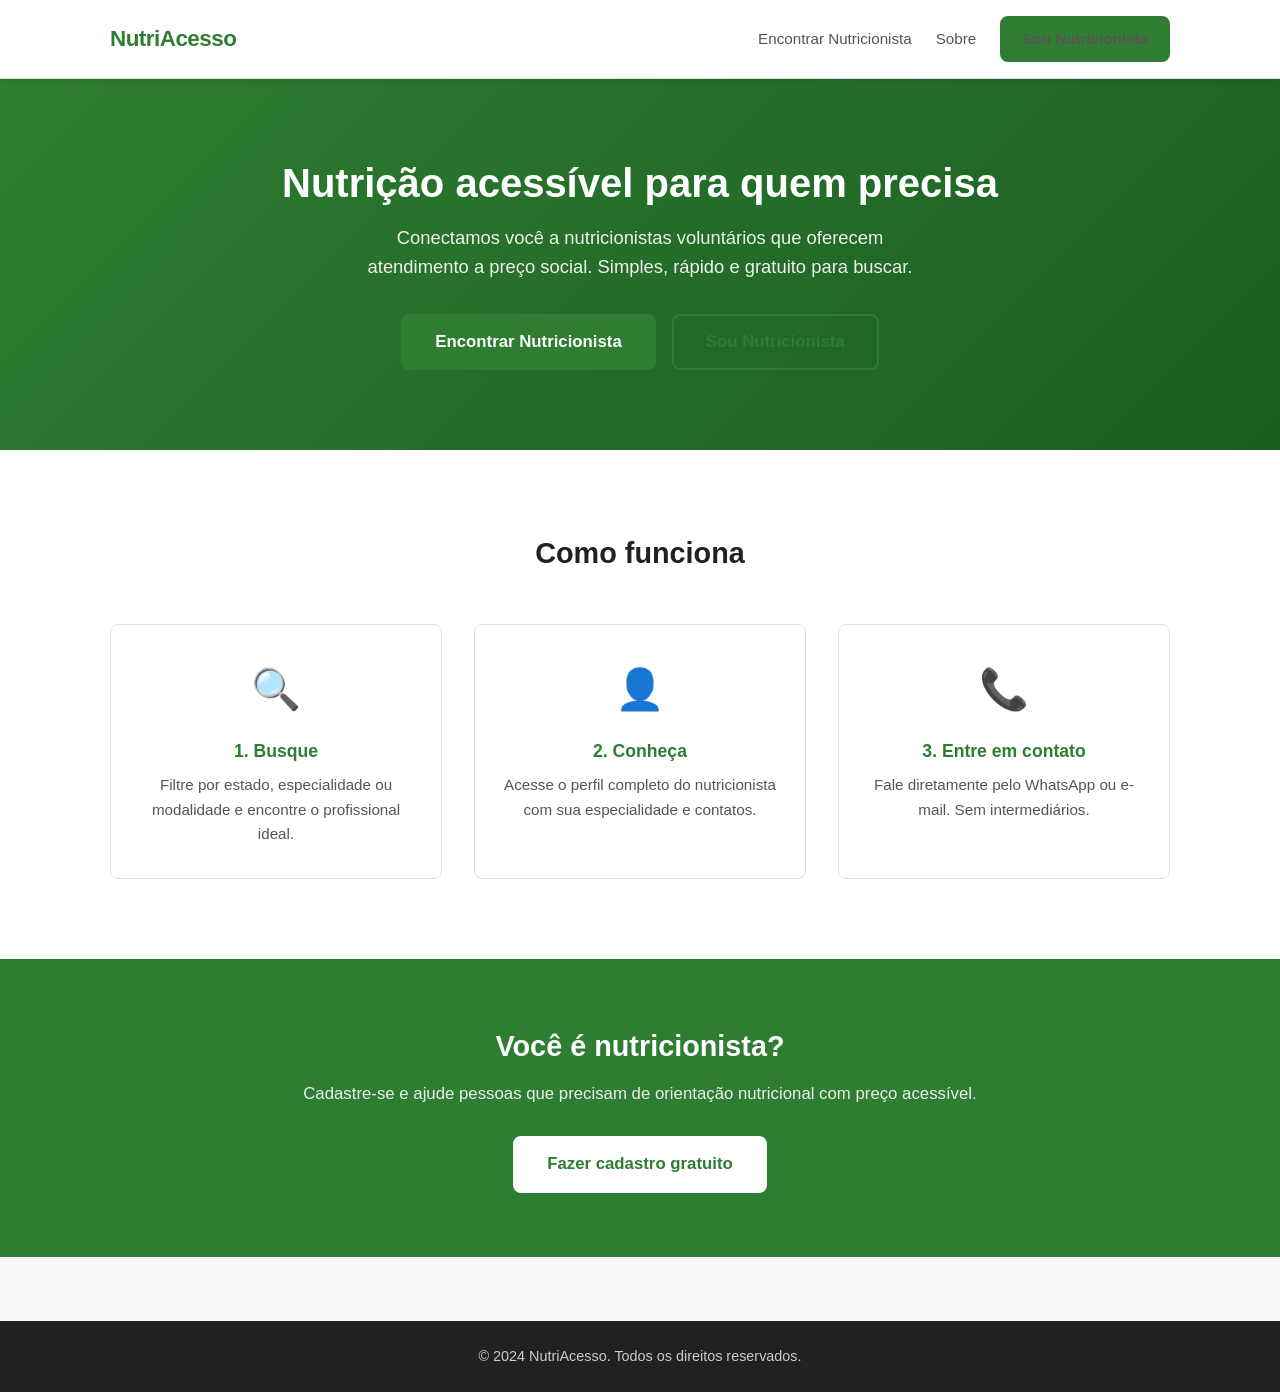
<file: frontend/index.html>
<!DOCTYPE html>
<html lang="pt-BR">
<head>
  <meta charset="UTF-8" />
  <meta name="viewport" content="width=device-width, initial-scale=1.0" />
  <title>NutriAcesso - Atendimento Nutricional a Preco Social</title>
  <link rel="stylesheet" href="css/global.css" />
  <link rel="stylesheet" href="css/home.css" />
</head>
<body>

  <!-- NAVBAR -->
  <nav class="navbar">
    <div class="container nav-inner">
      <a href="index.html" class="logo">NutriAcesso</a>
      <ul class="nav-links">
        <li><a href="pages/directory.html">Encontrar Nutricionista</a></li>
        <li><a href="pages/about.html">Sobre</a></li>
        <li><a href="pages/register.html" class="btn btn-primary">Sou Nutricionista</a></li>
      </ul>
      <button class="menu-toggle" id="menuToggle">&#9776;</button>
    </div>
  </nav>

  <!-- HERO -->
  <section class="hero">
    <div class="container hero-content">
      <h1>Nutrição acessível para quem precisa</h1>
      <p>Conectamos você a nutricionistas voluntários que oferecem atendimento a preço social. Simples, rápido e gratuito para buscar.</p>
      <div class="hero-buttons">
        <a href="pages/directory.html" class="btn btn-primary btn-lg">Encontrar Nutricionista</a>
        <a href="pages/register.html" class="btn btn-outline btn-lg">Sou Nutricionista</a>
      </div>
    </div>
  </section>

  <!-- COMO FUNCIONA -->
  <section class="how-it-works">
    <div class="container">
      <h2 class="section-title">Como funciona</h2>
      <div class="steps">
        <div class="step">
          <div class="step-icon">&#128269;</div>
          <h3>1. Busque</h3>
          <p>Filtre por estado, especialidade ou modalidade e encontre o profissional ideal.</p>
        </div>
        <div class="step">
          <div class="step-icon">&#128100;</div>
          <h3>2. Conheça</h3>
          <p>Acesse o perfil completo do nutricionista com sua especialidade e contatos.</p>
        </div>
        <div class="step">
          <div class="step-icon">&#128222;</div>
          <h3>3. Entre em contato</h3>
          <p>Fale diretamente pelo WhatsApp ou e-mail. Sem intermediários.</p>
        </div>
      </div>
    </div>
  </section>

  <!-- CTA NUTRICIONISTA -->
  <section class="cta-section">
    <div class="container">
      <h2>Você é nutricionista?</h2>
      <p>Cadastre-se e ajude pessoas que precisam de orientação nutricional com preço acessível.</p>
      <a href="pages/register.html" class="btn btn-white btn-lg">Fazer cadastro gratuito</a>
    </div>
  </section>

  <!-- FOOTER -->
  <footer class="footer">
    <div class="container">
      <p>&copy; 2024 NutriAcesso. Todos os direitos reservados.</p>
    </div>
  </footer>

  <script src="js/main.js"></script>
</body>
</html>
</file>
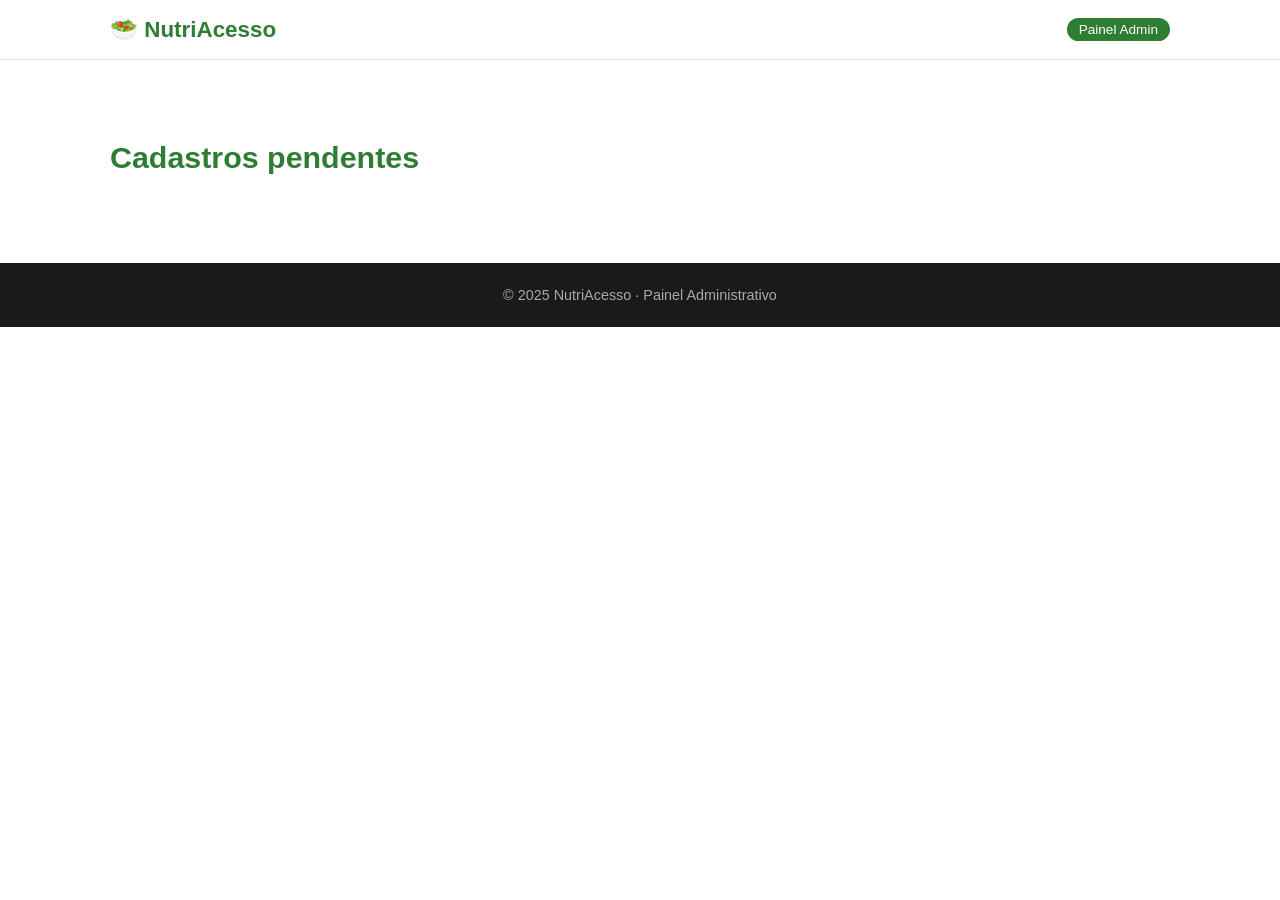
<file: frontend/admin.html>
<!DOCTYPE html>
<html lang="pt-BR">
<head>
  <meta charset="UTF-8" />
  <meta name="viewport" content="width=device-width, initial-scale=1.0" />
  <title>Admin | NutriAcesso</title>
  <link rel="stylesheet" href="css/style.css" />
</head>
<body>

  <header class="header">
    <div class="container header__inner">
      <a href="index.html" class="logo">🥗 NutriAcesso</a>
      <span class="admin-badge">Painel Admin</span>
    </div>
  </header>

  <main class="admin-page">
    <div class="container">
      <h1 class="page-title">Cadastros pendentes</h1>
      <div id="pendentes-lista"></div>
      <p id="sem-pendentes" style="display:none">Nenhum cadastro pendente no momento. ✅</p>
    </div>
  </main>

  <footer class="footer">
    <div class="container">
      <p>© 2025 NutriAcesso · Painel Administrativo</p>
    </div>
  </footer>

  <script src="js/admin.js"></script>
</body>
</html>
</file>
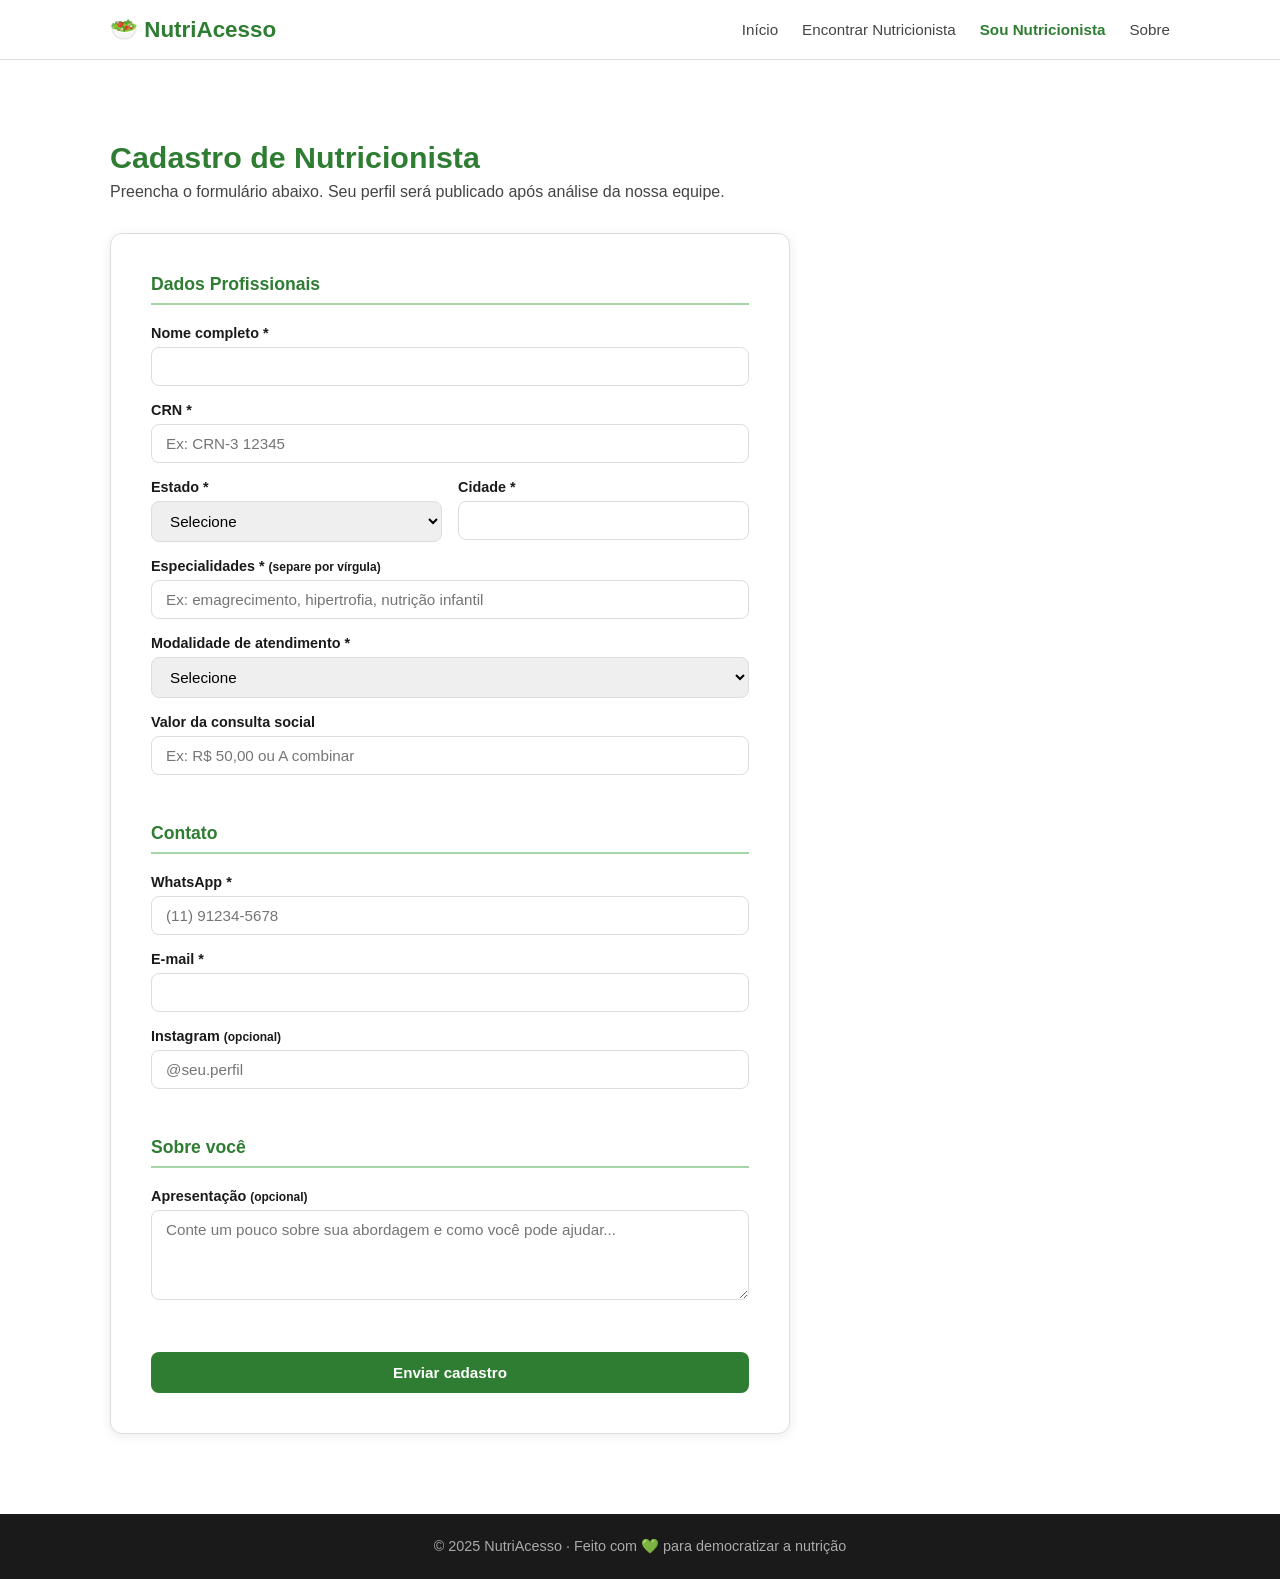
<file: frontend/cadastro.html>
<!DOCTYPE html>
<html lang="pt-BR">
<head>
  <meta charset="UTF-8" />
  <meta name="viewport" content="width=device-width, initial-scale=1.0" />
  <title>Cadastro | NutriAcesso</title>
  <link rel="stylesheet" href="css/style.css" />
</head>
<body>

  <header class="header">
    <div class="container header__inner">
      <a href="index.html" class="logo">🥗 NutriAcesso</a>
      <nav class="nav">
        <a href="index.html">Início</a>
        <a href="profissionais.html">Encontrar Nutricionista</a>
        <a href="cadastro.html" class="active">Sou Nutricionista</a>
        <a href="sobre.html">Sobre</a>
      </nav>
    </div>
  </header>

  <main class="cadastro-page">
    <div class="container">
      <h1 class="page-title">Cadastro de Nutricionista</h1>
      <p class="page-subtitle">Preencha o formulário abaixo. Seu perfil será publicado após análise da nossa equipe.</p>

      <form id="form-cadastro" class="form-card">
        <fieldset>
          <legend>Dados Profissionais</legend>
          <div class="form-group">
            <label for="nome">Nome completo *</label>
            <input type="text" id="nome" name="nome" required />
          </div>
          <div class="form-group">
            <label for="crn">CRN *</label>
            <input type="text" id="crn" name="crn" placeholder="Ex: CRN-3 12345" required />
          </div>
          <div class="form-row">
            <div class="form-group">
              <label for="estado">Estado *</label>
              <select id="estado" name="estado" required>
                <option value="">Selecione</option>
                <option value="SP">São Paulo</option>
                <option value="RJ">Rio de Janeiro</option>
                <option value="MG">Minas Gerais</option>
                <option value="RS">Rio Grande do Sul</option>
                <option value="PR">Paraná</option>
                <option value="BA">Bahia</option>
                <option value="CE">Ceará</option>
                <option value="PE">Pernambuco</option>
                <option value="GO">Goiás</option>
                <option value="DF">Distrito Federal</option>
              </select>
            </div>
            <div class="form-group">
              <label for="cidade">Cidade *</label>
              <input type="text" id="cidade" name="cidade" required />
            </div>
          </div>
          <div class="form-group">
            <label for="especialidades">Especialidades * <small>(separe por vírgula)</small></label>
            <input type="text" id="especialidades" name="especialidades" placeholder="Ex: emagrecimento, hipertrofia, nutrição infantil" required />
          </div>
          <div class="form-group">
            <label for="modalidade">Modalidade de atendimento *</label>
            <select id="modalidade" name="modalidade" required>
              <option value="">Selecione</option>
              <option value="online">Online</option>
              <option value="presencial">Presencial</option>
              <option value="ambos">Presencial e Online</option>
            </select>
          </div>
          <div class="form-group">
            <label for="valor_social">Valor da consulta social</label>
            <input type="text" id="valor_social" name="valor_social" placeholder="Ex: R$ 50,00 ou A combinar" />
          </div>
        </fieldset>

        <fieldset>
          <legend>Contato</legend>
          <div class="form-group">
            <label for="contato_whatsapp">WhatsApp *</label>
            <input type="tel" id="contato_whatsapp" name="contato_whatsapp" placeholder="(11) 91234-5678" required />
          </div>
          <div class="form-group">
            <label for="contato_email">E-mail *</label>
            <input type="email" id="contato_email" name="contato_email" required />
          </div>
          <div class="form-group">
            <label for="contato_instagram">Instagram <small>(opcional)</small></label>
            <input type="text" id="contato_instagram" name="contato_instagram" placeholder="@seu.perfil" />
          </div>
        </fieldset>

        <fieldset>
          <legend>Sobre você</legend>
          <div class="form-group">
            <label for="descricao">Apresentação <small>(opcional)</small></label>
            <textarea id="descricao" name="descricao" rows="4" placeholder="Conte um pouco sobre sua abordagem e como você pode ajudar..."></textarea>
          </div>
        </fieldset>

        <div id="form-msg" class="form-msg" style="display:none"></div>
        <button type="submit" class="btn btn--primary btn--full">Enviar cadastro</button>
      </form>
    </div>
  </main>

  <footer class="footer">
    <div class="container">
      <p>© 2025 NutriAcesso · Feito com 💚 para democratizar a nutrição</p>
    </div>
  </footer>

  <script src="js/cadastro.js"></script>
</body>
</html>
</file>
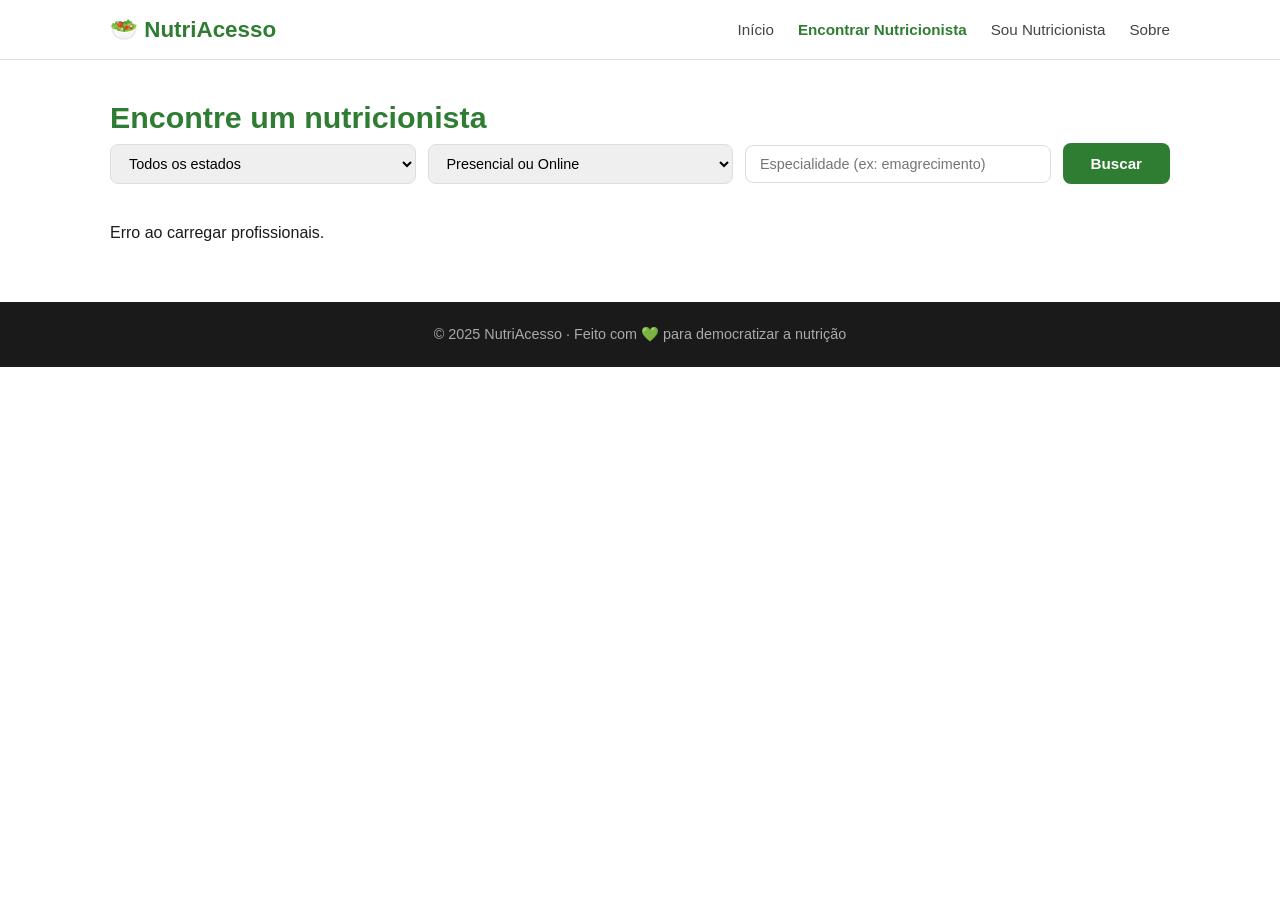
<file: frontend/profissionais.html>
<!DOCTYPE html>
<html lang="pt-BR">
<head>
  <meta charset="UTF-8" />
  <meta name="viewport" content="width=device-width, initial-scale=1.0" />
  <title>Profissionais | NutriAcesso</title>
  <link rel="stylesheet" href="css/style.css" />
</head>
<body>

  <header class="header">
    <div class="container header__inner">
      <a href="index.html" class="logo">🥗 NutriAcesso</a>
      <nav class="nav">
        <a href="index.html">Início</a>
        <a href="profissionais.html" class="active">Encontrar Nutricionista</a>
        <a href="cadastro.html">Sou Nutricionista</a>
        <a href="sobre.html">Sobre</a>
      </nav>
    </div>
  </header>

  <main class="directory-page">
    <div class="container">
      <h1 class="page-title">Encontre um nutricionista</h1>

      <!-- FILTROS -->
      <div class="filters">
        <select id="filtro-estado">
          <option value="">Todos os estados</option>
          <option value="SP">São Paulo</option>
          <option value="RJ">Rio de Janeiro</option>
          <option value="MG">Minas Gerais</option>
          <option value="RS">Rio Grande do Sul</option>
          <option value="PR">Paraná</option>
          <option value="BA">Bahia</option>
          <option value="CE">Ceará</option>
          <option value="PE">Pernambuco</option>
          <option value="GO">Goiás</option>
          <option value="DF">Distrito Federal</option>
        </select>
        <select id="filtro-modalidade">
          <option value="">Presencial ou Online</option>
          <option value="online">Online</option>
          <option value="presencial">Presencial</option>
          <option value="ambos">Ambos</option>
        </select>
        <input type="text" id="filtro-especialidade" placeholder="Especialidade (ex: emagrecimento)" />
        <button class="btn btn--primary" onclick="buscar()">Buscar</button>
      </div>

      <!-- RESULTADOS -->
      <div id="resultado" class="cards-grid"></div>
      <p id="sem-resultado" class="sem-resultado" style="display:none">Nenhum profissional encontrado com esses filtros.</p>
    </div>
  </main>

  <footer class="footer">
    <div class="container">
      <p>© 2025 NutriAcesso · Feito com 💚 para democratizar a nutrição</p>
    </div>
  </footer>

  <script src="js/profissionais.js"></script>
</body>
</html>
</file>
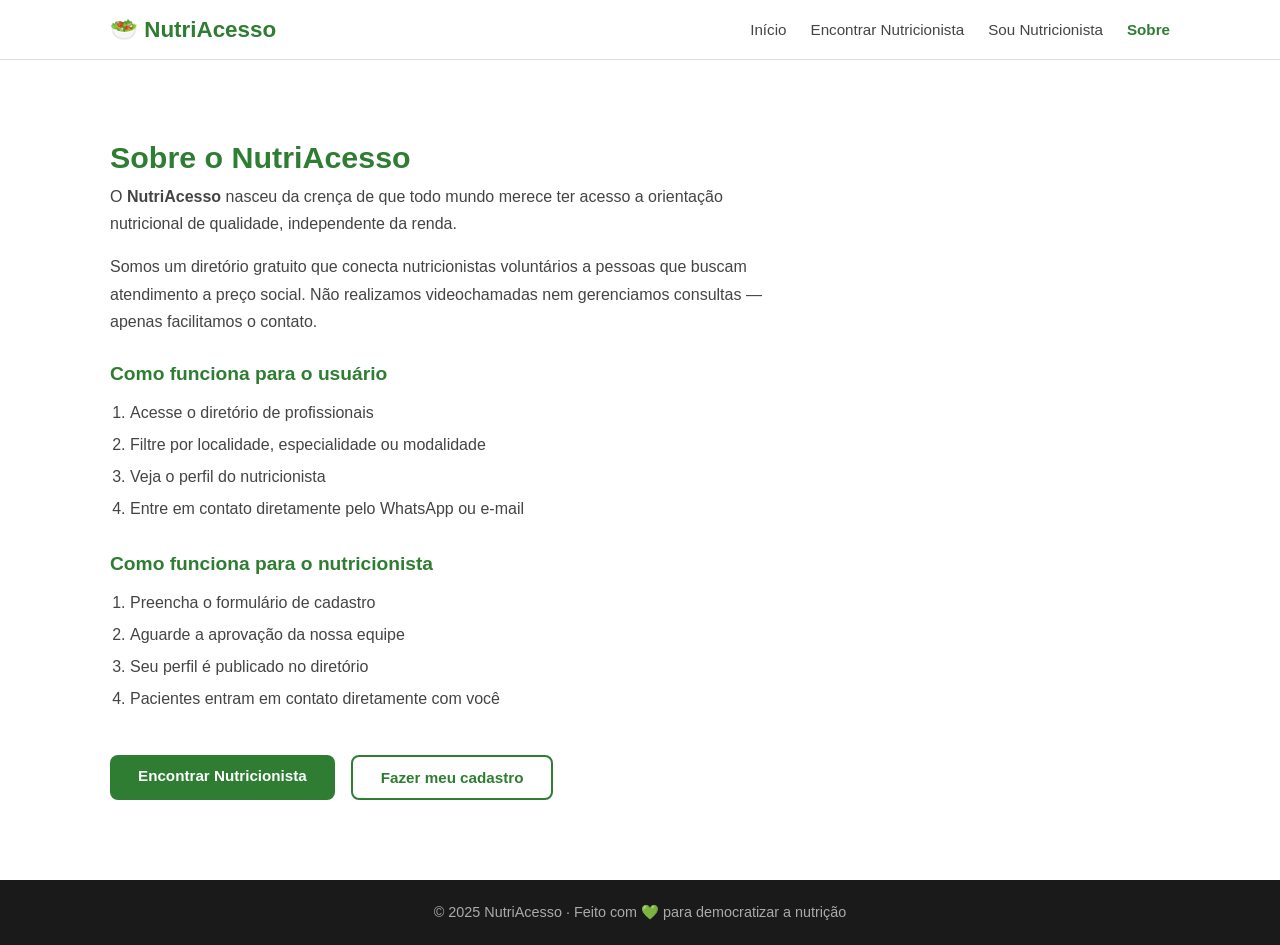
<file: frontend/sobre.html>
<!DOCTYPE html>
<html lang="pt-BR">
<head>
  <meta charset="UTF-8" />
  <meta name="viewport" content="width=device-width, initial-scale=1.0" />
  <title>Sobre | NutriAcesso</title>
  <link rel="stylesheet" href="css/style.css" />
</head>
<body>

  <header class="header">
    <div class="container header__inner">
      <a href="index.html" class="logo">🥗 NutriAcesso</a>
      <nav class="nav">
        <a href="index.html">Início</a>
        <a href="profissionais.html">Encontrar Nutricionista</a>
        <a href="cadastro.html">Sou Nutricionista</a>
        <a href="sobre.html" class="active">Sobre</a>
      </nav>
    </div>
  </header>

  <main class="sobre-page">
    <div class="container">
      <h1 class="page-title">Sobre o NutriAcesso</h1>
      <div class="sobre-content">
        <p>O <strong>NutriAcesso</strong> nasceu da crença de que todo mundo merece ter acesso a orientação nutricional de qualidade, independente da renda.</p>
        <p>Somos um diretório gratuito que conecta nutricionistas voluntários a pessoas que buscam atendimento a preço social. Não realizamos videochamadas nem gerenciamos consultas — apenas facilitamos o contato.</p>
        <h2>Como funciona para o usuário</h2>
        <ol>
          <li>Acesse o diretório de profissionais</li>
          <li>Filtre por localidade, especialidade ou modalidade</li>
          <li>Veja o perfil do nutricionista</li>
          <li>Entre em contato diretamente pelo WhatsApp ou e-mail</li>
        </ol>
        <h2>Como funciona para o nutricionista</h2>
        <ol>
          <li>Preencha o formulário de cadastro</li>
          <li>Aguarde a aprovação da nossa equipe</li>
          <li>Seu perfil é publicado no diretório</li>
          <li>Pacientes entram em contato diretamente com você</li>
        </ol>
        <div class="sobre-cta">
          <a href="profissionais.html" class="btn btn--primary">Encontrar Nutricionista</a>
          <a href="cadastro.html" class="btn btn--secondary">Fazer meu cadastro</a>
        </div>
      </div>
    </div>
  </main>

  <footer class="footer">
    <div class="container">
      <p>© 2025 NutriAcesso · Feito com 💚 para democratizar a nutrição</p>
    </div>
  </footer>

</body>
</html>
</file>
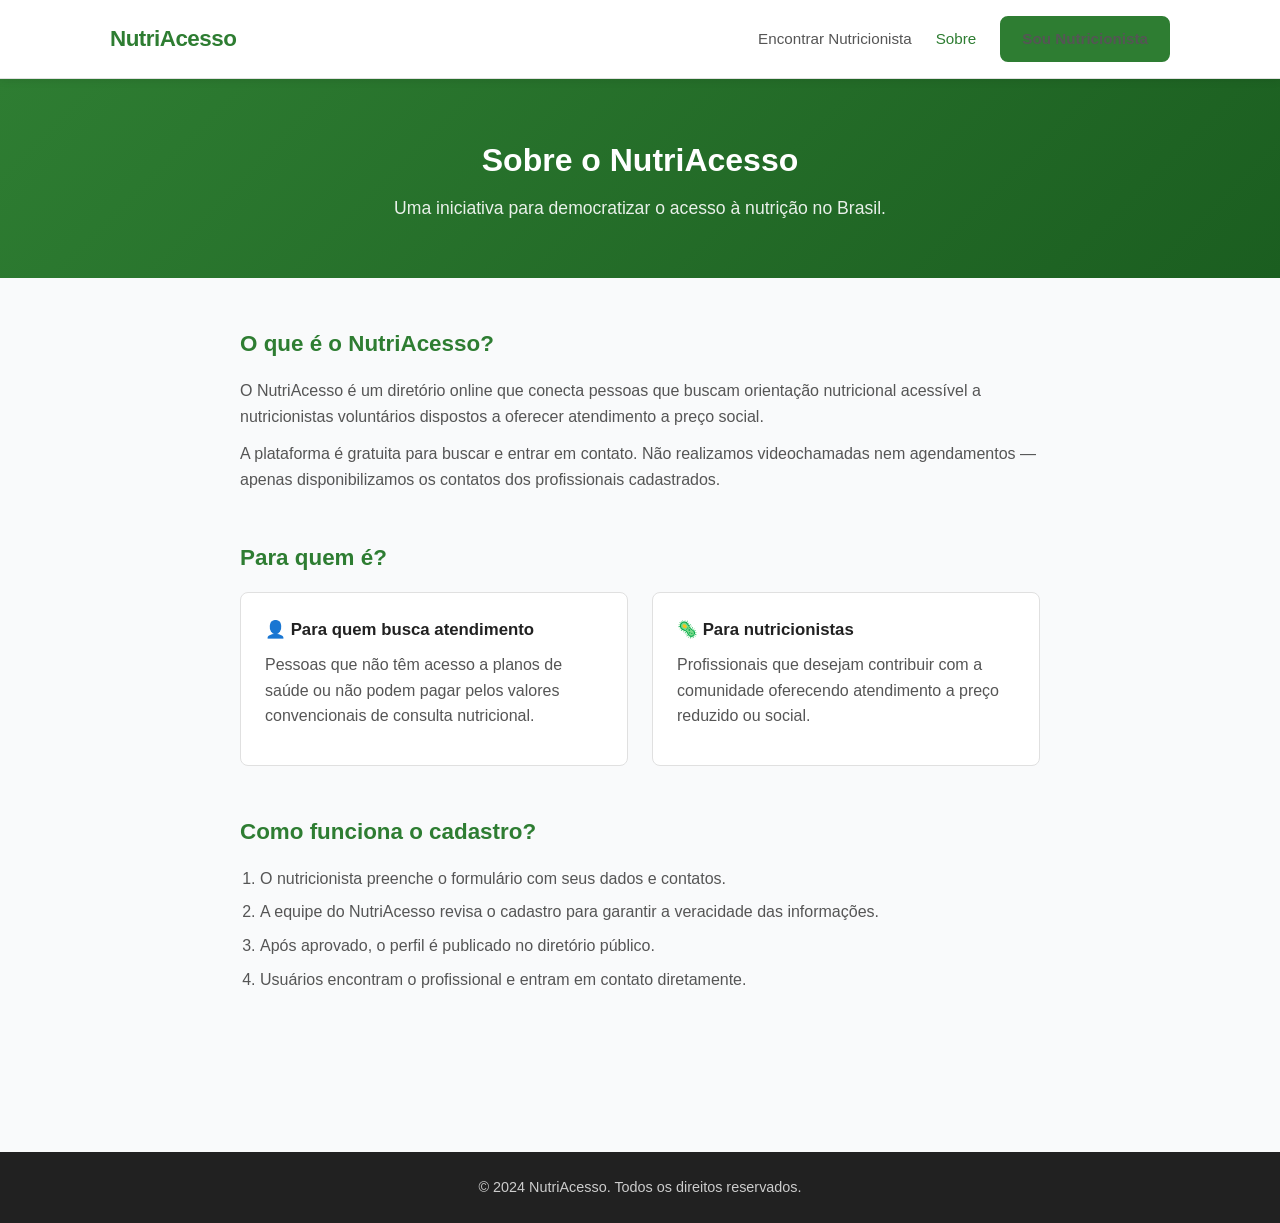
<file: frontend/pages/about.html>
<!DOCTYPE html>
<html lang="pt-BR">
<head>
  <meta charset="UTF-8" />
  <meta name="viewport" content="width=device-width, initial-scale=1.0" />
  <title>Sobre - NutriAcesso</title>
  <link rel="stylesheet" href="../css/global.css" />
  <link rel="stylesheet" href="../css/about.css" />
</head>
<body>

  <nav class="navbar">
    <div class="container nav-inner">
      <a href="../index.html" class="logo">NutriAcesso</a>
      <ul class="nav-links">
        <li><a href="directory.html">Encontrar Nutricionista</a></li>
        <li><a href="about.html" class="active">Sobre</a></li>
        <li><a href="register.html" class="btn btn-primary">Sou Nutricionista</a></li>
      </ul>
    </div>
  </nav>

  <main>
    <section class="about-hero">
      <div class="container">
        <h1>Sobre o NutriAcesso</h1>
        <p>Uma iniciativa para democratizar o acesso à nutrição no Brasil.</p>
      </div>
    </section>

    <section class="about-content">
      <div class="container">
        <div class="about-block">
          <h2>O que é o NutriAcesso?</h2>
          <p>O NutriAcesso é um diretório online que conecta pessoas que buscam orientação nutricional acessível a nutricionistas voluntários dispostos a oferecer atendimento a preço social.</p>
          <p>A plataforma é gratuita para buscar e entrar em contato. Não realizamos videochamadas nem agendamentos — apenas disponibilizamos os contatos dos profissionais cadastrados.</p>
        </div>

        <div class="about-block">
          <h2>Para quem é?</h2>
          <div class="two-col">
            <div class="col-card">
              <h3>&#128100; Para quem busca atendimento</h3>
              <p>Pessoas que não têm acesso a planos de saúde ou não podem pagar pelos valores convencionais de consulta nutricional.</p>
            </div>
            <div class="col-card">
              <h3>&#129440; Para nutricionistas</h3>
              <p>Profissionais que desejam contribuir com a comunidade oferecendo atendimento a preço reduzido ou social.</p>
            </div>
          </div>
        </div>

        <div class="about-block">
          <h2>Como funciona o cadastro?</h2>
          <ol class="steps-list">
            <li>O nutricionista preenche o formulário com seus dados e contatos.</li>
            <li>A equipe do NutriAcesso revisa o cadastro para garantir a veracidade das informações.</li>
            <li>Após aprovado, o perfil é publicado no diretório público.</li>
            <li>Usuários encontram o profissional e entram em contato diretamente.</li>
          </ol>
        </div>
      </div>
    </section>
  </main>

  <footer class="footer">
    <div class="container">
      <p>&copy; 2024 NutriAcesso. Todos os direitos reservados.</p>
    </div>
  </footer>

  <script src="../js/main.js"></script>
</body>
</html>
</file>
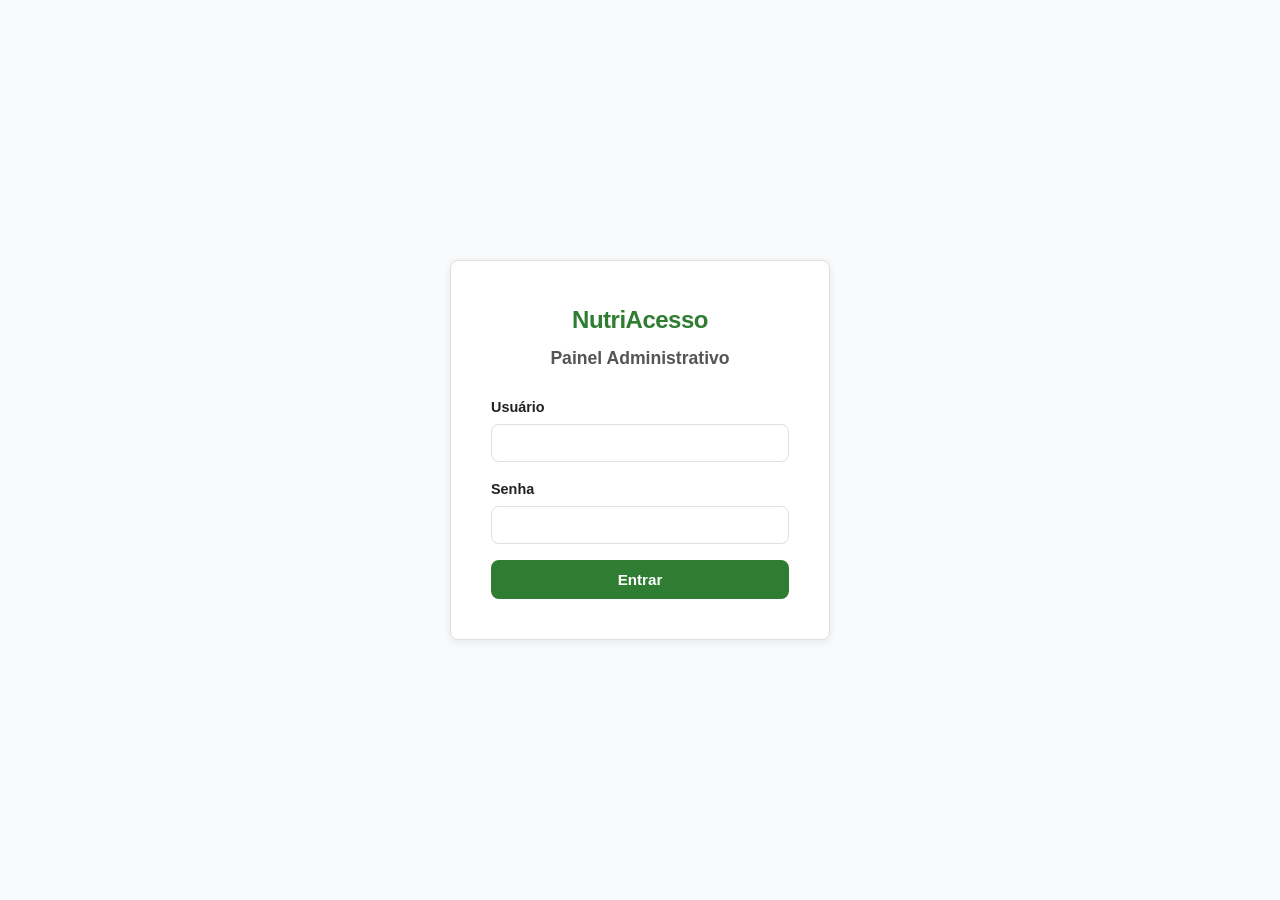
<file: frontend/pages/admin.html>
<!DOCTYPE html>
<html lang="pt-BR">
<head>
  <meta charset="UTF-8" />
  <meta name="viewport" content="width=device-width, initial-scale=1.0" />
  <title>Painel Admin - NutriAcesso</title>
  <link rel="stylesheet" href="../css/global.css" />
  <link rel="stylesheet" href="../css/admin.css" />
</head>
<body>

  <!-- LOGIN -->
  <div id="loginScreen" class="login-screen">
    <div class="login-card">
      <h1 class="logo">NutriAcesso</h1>
      <h2>Painel Administrativo</h2>
      <div id="loginError" class="alert alert-error" style="display:none"></div>
      <div class="form-group">
        <label for="adminUser">Usuário</label>
        <input type="text" id="adminUser" />
      </div>
      <div class="form-group">
        <label for="adminPass">Senha</label>
        <input type="password" id="adminPass" />
      </div>
      <button class="btn btn-primary btn-block" id="btnLogin">Entrar</button>
    </div>
  </div>

  <!-- PAINEL -->
  <div id="adminPanel" style="display:none">
    <nav class="navbar">
      <div class="container nav-inner">
        <span class="logo">NutriAcesso Admin</span>
        <button class="btn btn-outline" id="btnLogout">Sair</button>
      </div>
    </nav>

    <main class="container admin-main">
      <div class="admin-tabs">
        <button class="tab-btn active" data-tab="pending">Pendentes <span id="pendingCount" class="badge">0</span></button>
        <button class="tab-btn" data-tab="all">Todos os cadastros</button>
      </div>

      <div id="tabPending" class="tab-content">
        <h2>Cadastros pendentes de aprovação</h2>
        <div id="pendingList"></div>
      </div>

      <div id="tabAll" class="tab-content" style="display:none">
        <h2>Todos os nutricionistas</h2>
        <div id="allList"></div>
      </div>
    </main>
  </div>

  <script src="../js/api.js"></script>
  <script src="../js/admin.js"></script>
</body>
</html>
</file>
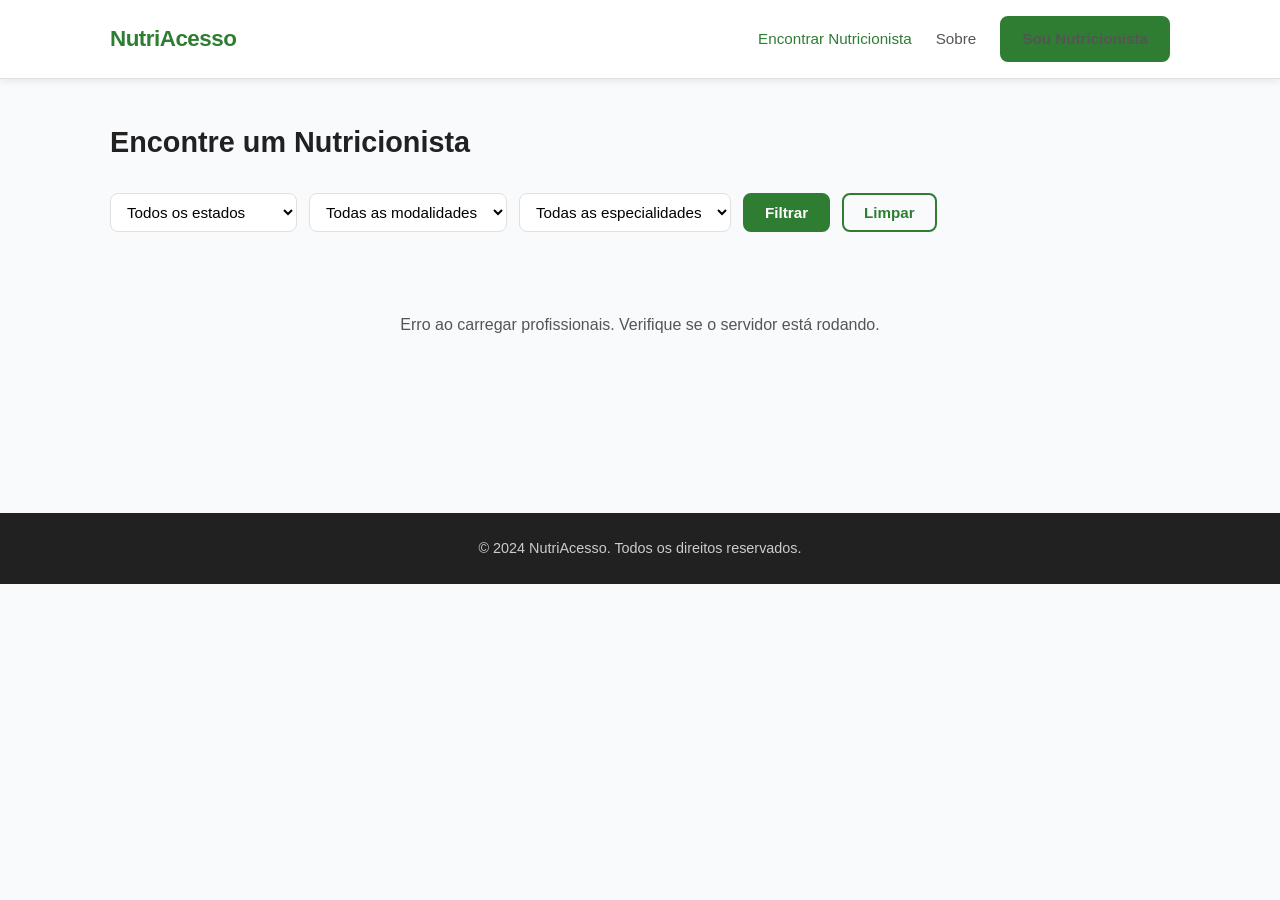
<file: frontend/pages/directory.html>
<!DOCTYPE html>
<html lang="pt-BR">
<head>
  <meta charset="UTF-8" />
  <meta name="viewport" content="width=device-width, initial-scale=1.0" />
  <title>Diretório de Nutricionistas - NutriAcesso</title>
  <link rel="stylesheet" href="../css/global.css" />
  <link rel="stylesheet" href="../css/directory.css" />
</head>
<body>

  <nav class="navbar">
    <div class="container nav-inner">
      <a href="../index.html" class="logo">NutriAcesso</a>
      <ul class="nav-links">
        <li><a href="directory.html" class="active">Encontrar Nutricionista</a></li>
        <li><a href="about.html">Sobre</a></li>
        <li><a href="register.html" class="btn btn-primary">Sou Nutricionista</a></li>
      </ul>
      <button class="menu-toggle" id="menuToggle">&#9776;</button>
    </div>
  </nav>

  <main class="directory-page">
    <div class="container">
      <h1 class="page-title">Encontre um Nutricionista</h1>

      <!-- FILTROS -->
      <div class="filters">
        <select id="filterState">
          <option value="">Todos os estados</option>
          <option value="AC">Acre</option>
          <option value="AL">Alagoas</option>
          <option value="AM">Amazonas</option>
          <option value="BA">Bahia</option>
          <option value="CE">Ceará</option>
          <option value="DF">Distrito Federal</option>
          <option value="ES">Espírito Santo</option>
          <option value="GO">Goiás</option>
          <option value="MA">Maranhão</option>
          <option value="MG">Minas Gerais</option>
          <option value="MS">Mato Grosso do Sul</option>
          <option value="MT">Mato Grosso</option>
          <option value="PA">Pará</option>
          <option value="PB">Paraíba</option>
          <option value="PE">Pernambuco</option>
          <option value="PI">Piauí</option>
          <option value="PR">Paraná</option>
          <option value="RJ">Rio de Janeiro</option>
          <option value="RN">Rio Grande do Norte</option>
          <option value="RO">Rondônia</option>
          <option value="RR">Roraima</option>
          <option value="RS">Rio Grande do Sul</option>
          <option value="SC">Santa Catarina</option>
          <option value="SE">Sergipe</option>
          <option value="SP">São Paulo</option>
          <option value="TO">Tocantins</option>
        </select>

        <select id="filterModality">
          <option value="">Todas as modalidades</option>
          <option value="online">Online</option>
          <option value="presencial">Presencial</option>
          <option value="ambos">Ambos</option>
        </select>

        <select id="filterSpecialty">
          <option value="">Todas as especialidades</option>
          <option value="Nutrição Clínica">Nutrição Clínica</option>
          <option value="Nutrição Esportiva">Nutrição Esportiva</option>
          <option value="Nutrição Infantil">Nutrição Infantil</option>
          <option value="Emagrecimento">Emagrecimento</option>
          <option value="Gestantes">Gestantes</option>
          <option value="Veganos e Vegetarianos">Veganos/Vegetarianos</option>
          <option value="Diabetes">Diabetes</option>
          <option value="Hipertrofia">Hipertrofia</option>
        </select>

        <button class="btn btn-primary" id="btnFilter">Filtrar</button>
        <button class="btn btn-outline" id="btnClear">Limpar</button>
      </div>

      <!-- RESULTADOS -->
      <div id="loadingMsg" class="loading">Carregando profissionais...</div>
      <div id="emptyMsg" class="empty" style="display:none">Nenhum nutricionista encontrado com esses filtros.</div>
      <div class="cards-grid" id="cardsGrid"></div>
    </div>
  </main>

  <footer class="footer">
    <div class="container">
      <p>&copy; 2024 NutriAcesso. Todos os direitos reservados.</p>
    </div>
  </footer>

  <script src="../js/api.js"></script>
  <script src="../js/directory.js"></script>
</body>
</html>
</file>
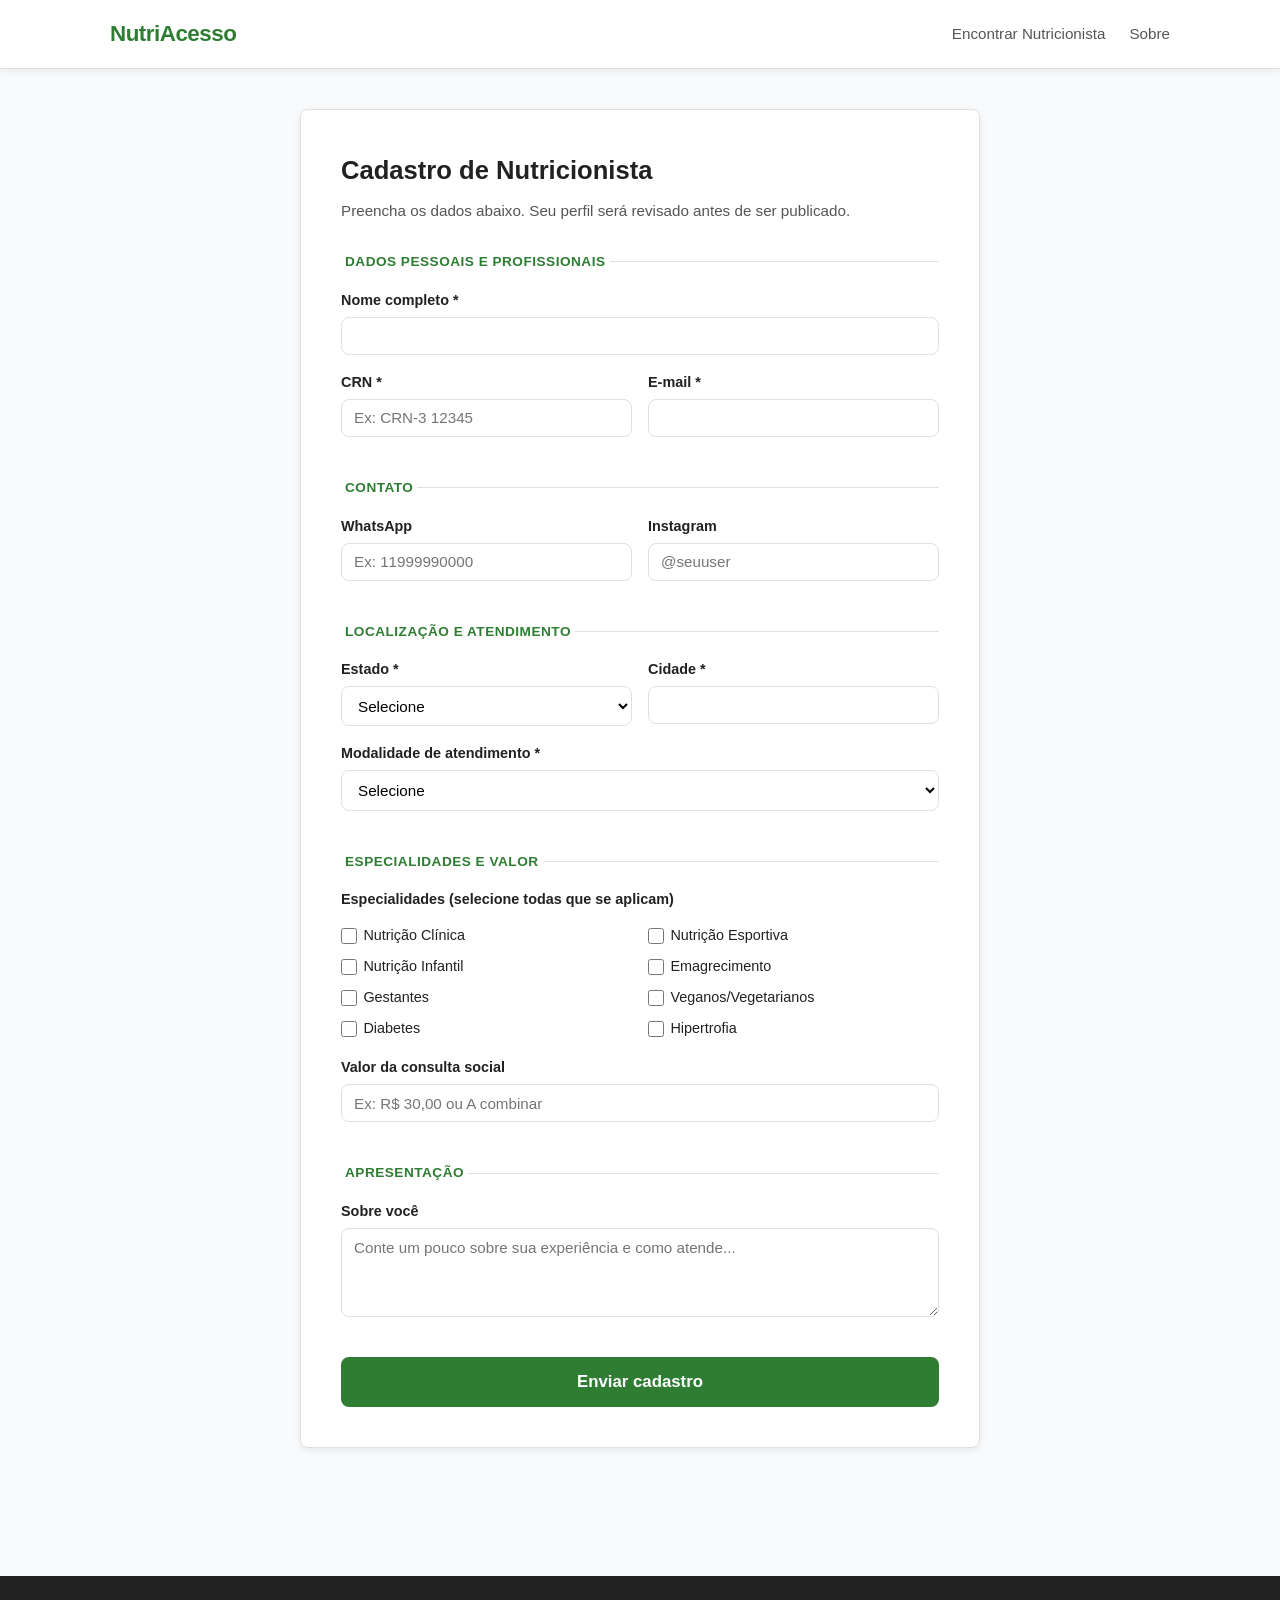
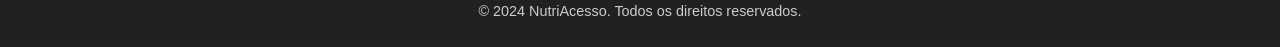
<file: frontend/pages/register.html>
<!DOCTYPE html>
<html lang="pt-BR">
<head>
  <meta charset="UTF-8" />
  <meta name="viewport" content="width=device-width, initial-scale=1.0" />
  <title>Cadastro de Nutricionista - NutriAcesso</title>
  <link rel="stylesheet" href="../css/global.css" />
  <link rel="stylesheet" href="../css/register.css" />
</head>
<body>

  <nav class="navbar">
    <div class="container nav-inner">
      <a href="../index.html" class="logo">NutriAcesso</a>
      <ul class="nav-links">
        <li><a href="directory.html">Encontrar Nutricionista</a></li>
        <li><a href="about.html">Sobre</a></li>
      </ul>
    </div>
  </nav>

  <main class="register-page">
    <div class="container">
      <div class="form-card">
        <h1>Cadastro de Nutricionista</h1>
        <p class="form-subtitle">Preencha os dados abaixo. Seu perfil será revisado antes de ser publicado.</p>

        <div id="successMsg" class="alert alert-success" style="display:none">
          ✅ Cadastro enviado com sucesso! Aguarde a aprovação da equipe.
        </div>
        <div id="errorMsg" class="alert alert-error" style="display:none"></div>

        <form id="registerForm" novalidate>

          <fieldset>
            <legend>Dados Pessoais e Profissionais</legend>
            <div class="form-group">
              <label for="name">Nome completo *</label>
              <input type="text" id="name" name="name" required />
            </div>
            <div class="form-row">
              <div class="form-group">
                <label for="crn">CRN *</label>
                <input type="text" id="crn" name="crn" placeholder="Ex: CRN-3 12345" required />
              </div>
              <div class="form-group">
                <label for="email">E-mail *</label>
                <input type="email" id="email" name="email" required />
              </div>
            </div>
          </fieldset>

          <fieldset>
            <legend>Contato</legend>
            <div class="form-row">
              <div class="form-group">
                <label for="whatsapp">WhatsApp</label>
                <input type="text" id="whatsapp" name="whatsapp" placeholder="Ex: 11999990000" />
              </div>
              <div class="form-group">
                <label for="instagram">Instagram</label>
                <input type="text" id="instagram" name="instagram" placeholder="@seuuser" />
              </div>
            </div>
          </fieldset>

          <fieldset>
            <legend>Localização e Atendimento</legend>
            <div class="form-row">
              <div class="form-group">
                <label for="state">Estado *</label>
                <select id="state" name="state" required>
                  <option value="">Selecione</option>
                  <option value="AC">Acre</option><option value="AL">Alagoas</option>
                  <option value="AM">Amazonas</option><option value="BA">Bahia</option>
                  <option value="CE">Ceará</option><option value="DF">Distrito Federal</option>
                  <option value="ES">Espírito Santo</option><option value="GO">Goiás</option>
                  <option value="MA">Maranhão</option><option value="MG">Minas Gerais</option>
                  <option value="MS">Mato Grosso do Sul</option><option value="MT">Mato Grosso</option>
                  <option value="PA">Pará</option><option value="PB">Paraíba</option>
                  <option value="PE">Pernambuco</option><option value="PI">Piauí</option>
                  <option value="PR">Paraná</option><option value="RJ">Rio de Janeiro</option>
                  <option value="RN">Rio Grande do Norte</option><option value="RO">Rondônia</option>
                  <option value="RR">Roraima</option><option value="RS">Rio Grande do Sul</option>
                  <option value="SC">Santa Catarina</option><option value="SE">Sergipe</option>
                  <option value="SP">São Paulo</option><option value="TO">Tocantins</option>
                </select>
              </div>
              <div class="form-group">
                <label for="city">Cidade *</label>
                <input type="text" id="city" name="city" required />
              </div>
            </div>
            <div class="form-group">
              <label for="modality">Modalidade de atendimento *</label>
              <select id="modality" name="modality" required>
                <option value="">Selecione</option>
                <option value="online">Online</option>
                <option value="presencial">Presencial</option>
                <option value="ambos">Ambos</option>
              </select>
            </div>
          </fieldset>

          <fieldset>
            <legend>Especialidades e Valor</legend>
            <div class="form-group">
              <label>Especialidades (selecione todas que se aplicam)</label>
              <div class="checkbox-group">
                <label><input type="checkbox" name="specialties" value="Nutrição Clínica" /> Nutrição Clínica</label>
                <label><input type="checkbox" name="specialties" value="Nutrição Esportiva" /> Nutrição Esportiva</label>
                <label><input type="checkbox" name="specialties" value="Nutrição Infantil" /> Nutrição Infantil</label>
                <label><input type="checkbox" name="specialties" value="Emagrecimento" /> Emagrecimento</label>
                <label><input type="checkbox" name="specialties" value="Gestantes" /> Gestantes</label>
                <label><input type="checkbox" name="specialties" value="Veganos e Vegetarianos" /> Veganos/Vegetarianos</label>
                <label><input type="checkbox" name="specialties" value="Diabetes" /> Diabetes</label>
                <label><input type="checkbox" name="specialties" value="Hipertrofia" /> Hipertrofia</label>
              </div>
            </div>
            <div class="form-group">
              <label for="social_price">Valor da consulta social</label>
              <input type="text" id="social_price" name="social_price" placeholder="Ex: R$ 30,00 ou A combinar" />
            </div>
          </fieldset>

          <fieldset>
            <legend>Apresentação</legend>
            <div class="form-group">
              <label for="bio">Sobre você</label>
              <textarea id="bio" name="bio" rows="4" placeholder="Conte um pouco sobre sua experiência e como atende..."></textarea>
            </div>
          </fieldset>

          <button type="submit" class="btn btn-primary btn-lg btn-block" id="submitBtn">
            Enviar cadastro
          </button>
        </form>
      </div>
    </div>
  </main>

  <footer class="footer">
    <div class="container">
      <p>&copy; 2024 NutriAcesso. Todos os direitos reservados.</p>
    </div>
  </footer>

  <script src="../js/api.js"></script>
  <script src="../js/register.js"></script>
</body>
</html>
</file>
<file: frontend/css/global.css>
/* =============================================
   GLOBAL - NutriAcesso
   Reset, variaveis, componentes compartilhados
   ============================================= */

*, *::before, *::after {
  box-sizing: border-box;
  margin: 0;
  padding: 0;
}

:root {
  --color-primary: #2e7d32;
  --color-primary-dark: #1b5e20;
  --color-primary-light: #e8f5e9;
  --color-accent: #66bb6a;
  --color-text: #212121;
  --color-text-light: #555;
  --color-bg: #f9fafb;
  --color-white: #fff;
  --color-border: #e0e0e0;
  --color-error: #c62828;
  --color-success: #2e7d32;
  --radius: 8px;
  --shadow: 0 2px 8px rgba(0,0,0,0.08);
  --shadow-hover: 0 6px 20px rgba(0,0,0,0.12);
  --transition: 0.2s ease;
  --font: 'Segoe UI', Arial, sans-serif;
}

body {
  font-family: var(--font);
  color: var(--color-text);
  background: var(--color-bg);
  line-height: 1.6;
}

a { color: inherit; text-decoration: none; }

img { max-width: 100%; display: block; }

.container {
  max-width: 1100px;
  margin: 0 auto;
  padding: 0 1.25rem;
}

/* ---- BOTOES ---- */
.btn {
  display: inline-block;
  padding: 0.55rem 1.25rem;
  border-radius: var(--radius);
  font-size: 0.95rem;
  font-weight: 600;
  cursor: pointer;
  border: 2px solid transparent;
  transition: all var(--transition);
  text-align: center;
}

.btn-primary {
  background: var(--color-primary);
  color: var(--color-white);
  border-color: var(--color-primary);
}
.btn-primary:hover {
  background: var(--color-primary-dark);
  border-color: var(--color-primary-dark);
}

.btn-outline {
  background: transparent;
  color: var(--color-primary);
  border-color: var(--color-primary);
}
.btn-outline:hover {
  background: var(--color-primary-light);
}

.btn-white {
  background: var(--color-white);
  color: var(--color-primary);
  border-color: var(--color-white);
}
.btn-white:hover { opacity: 0.9; }

.btn-danger {
  background: var(--color-error);
  color: #fff;
  border-color: var(--color-error);
}

.btn-lg { padding: 0.8rem 2rem; font-size: 1.05rem; }
.btn-block { width: 100%; display: block; }

/* ---- NAVBAR ---- */
.navbar {
  background: var(--color-white);
  border-bottom: 1px solid var(--color-border);
  position: sticky;
  top: 0;
  z-index: 100;
  box-shadow: var(--shadow);
}

.nav-inner {
  display: flex;
  align-items: center;
  justify-content: space-between;
  padding-top: 1rem;
  padding-bottom: 1rem;
}

.logo {
  font-size: 1.4rem;
  font-weight: 700;
  color: var(--color-primary);
  letter-spacing: -0.5px;
}

.nav-links {
  list-style: none;
  display: flex;
  align-items: center;
  gap: 1.5rem;
}

.nav-links a {
  font-size: 0.95rem;
  color: var(--color-text-light);
  transition: color var(--transition);
}
.nav-links a:hover, .nav-links a.active { color: var(--color-primary); }

.menu-toggle {
  display: none;
  background: none;
  border: none;
  font-size: 1.5rem;
  cursor: pointer;
  color: var(--color-primary);
}

/* ---- FOOTER ---- */
.footer {
  background: var(--color-text);
  color: #ccc;
  text-align: center;
  padding: 1.5rem;
  margin-top: 4rem;
  font-size: 0.9rem;
}

/* ---- ALERTS ---- */
.alert {
  padding: 0.85rem 1rem;
  border-radius: var(--radius);
  margin-bottom: 1rem;
  font-size: 0.95rem;
}
.alert-success { background: #e8f5e9; color: var(--color-success); border: 1px solid #a5d6a7; }
.alert-error   { background: #ffebee; color: var(--color-error);   border: 1px solid #ef9a9a; }

/* ---- LOADING / EMPTY ---- */
.loading, .empty {
  text-align: center;
  padding: 3rem;
  color: var(--color-text-light);
  font-size: 1rem;
}

/* ---- FORM GLOBALS ---- */
.form-group {
  display: flex;
  flex-direction: column;
  gap: 0.3rem;
  margin-bottom: 1rem;
}
.form-group label {
  font-size: 0.9rem;
  font-weight: 600;
  color: var(--color-text);
}
.form-group input,
.form-group select,
.form-group textarea {
  padding: 0.6rem 0.75rem;
  border: 1px solid var(--color-border);
  border-radius: var(--radius);
  font-size: 0.95rem;
  font-family: var(--font);
  transition: border var(--transition);
  background: #fff;
}
.form-group input:focus,
.form-group select:focus,
.form-group textarea:focus {
  outline: none;
  border-color: var(--color-primary);
}

.form-row {
  display: grid;
  grid-template-columns: 1fr 1fr;
  gap: 1rem;
}

/* ---- RESPONSIVE ---- */
@media (max-width: 768px) {
  .nav-links { display: none; flex-direction: column; position: absolute; top: 65px; left: 0; right: 0; background: #fff; border-bottom: 1px solid var(--color-border); padding: 1rem; gap: 0.75rem; }
  .nav-links.open { display: flex; }
  .menu-toggle { display: block; }
  .form-row { grid-template-columns: 1fr; }
}
</file>
<file: frontend/css/home.css>
/* =============================================
   HOME PAGE
   ============================================= */

.hero {
  background: linear-gradient(135deg, var(--color-primary) 0%, var(--color-primary-dark) 100%);
  color: var(--color-white);
  padding: 5rem 0;
  text-align: center;
}

.hero-content h1 {
  font-size: 2.5rem;
  font-weight: 800;
  margin-bottom: 1rem;
  line-height: 1.2;
}

.hero-content p {
  font-size: 1.15rem;
  max-width: 580px;
  margin: 0 auto 2rem;
  opacity: 0.92;
}

.hero-buttons {
  display: flex;
  gap: 1rem;
  justify-content: center;
  flex-wrap: wrap;
}

/* HOW IT WORKS */
.how-it-works {
  padding: 5rem 0;
  background: var(--color-white);
}

.section-title {
  text-align: center;
  font-size: 1.8rem;
  font-weight: 700;
  margin-bottom: 3rem;
  color: var(--color-text);
}

.steps {
  display: grid;
  grid-template-columns: repeat(3, 1fr);
  gap: 2rem;
}

.step {
  text-align: center;
  padding: 2rem 1.5rem;
  border-radius: var(--radius);
  border: 1px solid var(--color-border);
  transition: box-shadow var(--transition);
}
.step:hover { box-shadow: var(--shadow-hover); }

.step-icon {
  font-size: 2.5rem;
  margin-bottom: 1rem;
}

.step h3 {
  font-size: 1.1rem;
  font-weight: 700;
  margin-bottom: 0.5rem;
  color: var(--color-primary);
}

.step p { font-size: 0.95rem; color: var(--color-text-light); }

/* CTA */
.cta-section {
  background: var(--color-primary);
  color: #fff;
  text-align: center;
  padding: 4rem 0;
}

.cta-section h2 { font-size: 1.8rem; margin-bottom: 0.75rem; }
.cta-section p  { font-size: 1.05rem; margin-bottom: 1.75rem; opacity: 0.9; }

@media (max-width: 768px) {
  .hero-content h1 { font-size: 1.75rem; }
  .steps { grid-template-columns: 1fr; }
}
</file>
<file: frontend/css/style.css>
/* ===========================
   NutriAcesso — Global Styles
   =========================== */

:root {
  --green-primary: #2e7d32;
  --green-light: #4caf50;
  --green-bg: #f1f8f1;
  --green-accent: #a5d6a7;
  --text-dark: #1a1a1a;
  --text-mid: #444;
  --text-light: #777;
  --white: #ffffff;
  --border: #ddd;
  --radius: 12px;
  --shadow: 0 2px 12px rgba(0,0,0,0.08);
  --font: 'Segoe UI', Arial, sans-serif;
}

* { box-sizing: border-box; margin: 0; padding: 0; }
html { scroll-behavior: smooth; }
body { font-family: var(--font); color: var(--text-dark); background: var(--white); }
a { text-decoration: none; color: inherit; }

.container {
  max-width: 1100px;
  margin: 0 auto;
  padding: 0 20px;
}

/* === HEADER === */
.header {
  background: var(--white);
  border-bottom: 1px solid var(--border);
  padding: 16px 0;
  position: sticky;
  top: 0;
  z-index: 100;
}
.header__inner {
  display: flex;
  align-items: center;
  justify-content: space-between;
}
.logo {
  font-size: 1.4rem;
  font-weight: 700;
  color: var(--green-primary);
}
.nav { display: flex; gap: 24px; }
.nav a {
  color: var(--text-mid);
  font-size: 0.95rem;
  transition: color 0.2s;
}
.nav a:hover, .nav a.active { color: var(--green-primary); font-weight: 600; }
.admin-badge {
  background: var(--green-primary);
  color: white;
  padding: 4px 12px;
  border-radius: 20px;
  font-size: 0.85rem;
}

/* === BUTTONS === */
.btn {
  display: inline-block;
  padding: 12px 28px;
  border-radius: 8px;
  font-size: 0.95rem;
  font-weight: 600;
  cursor: pointer;
  border: none;
  transition: all 0.2s;
}
.btn--primary {
  background: var(--green-primary);
  color: white;
}
.btn--primary:hover { background: #1b5e20; }
.btn--secondary {
  background: transparent;
  color: var(--green-primary);
  border: 2px solid var(--green-primary);
}
.btn--secondary:hover { background: var(--green-bg); }
.btn--full { width: 100%; text-align: center; }
.btn--danger { background: #c62828; color: white; }
.btn--danger:hover { background: #b71c1c; }
.btn--success { background: var(--green-primary); color: white; }

/* === HERO === */
.hero {
  background: var(--green-bg);
  padding: 80px 0;
}
.hero__inner {
  display: flex;
  align-items: center;
  gap: 60px;
}
.hero__text { flex: 1; }
.hero__text h1 {
  font-size: 2.4rem;
  color: var(--green-primary);
  margin-bottom: 16px;
  line-height: 1.2;
}
.hero__text p {
  font-size: 1.1rem;
  color: var(--text-mid);
  margin-bottom: 32px;
  max-width: 480px;
}
.hero__actions { display: flex; gap: 16px; flex-wrap: wrap; }
.hero__image { flex: 1; text-align: center; }
.hero__image img { max-width: 360px; width: 100%; }

/* === COMO FUNCIONA === */
.how-it-works { padding: 80px 0; }
.section-title {
  text-align: center;
  font-size: 1.8rem;
  margin-bottom: 48px;
  color: var(--green-primary);
}
.steps {
  display: flex;
  gap: 32px;
  justify-content: center;
  flex-wrap: wrap;
}
.step {
  flex: 1;
  min-width: 200px;
  max-width: 280px;
  text-align: center;
  padding: 32px 20px;
  background: var(--green-bg);
  border-radius: var(--radius);
}
.step__icon { font-size: 2.5rem; margin-bottom: 16px; }
.step h3 { font-size: 1.1rem; margin-bottom: 8px; color: var(--green-primary); }
.step p { color: var(--text-mid); font-size: 0.95rem; }

/* === CTA NUTRICIONISTA === */
.cta-nutri {
  background: var(--green-primary);
  color: white;
  padding: 64px 0;
}
.cta-nutri__inner { text-align: center; }
.cta-nutri h2 { font-size: 1.8rem; margin-bottom: 12px; }
.cta-nutri p { font-size: 1rem; margin-bottom: 28px; opacity: 0.9; }
.cta-nutri .btn--primary { background: white; color: var(--green-primary); }
.cta-nutri .btn--primary:hover { background: var(--green-bg); }

/* === FOOTER === */
.footer {
  background: var(--text-dark);
  color: #aaa;
  text-align: center;
  padding: 24px 0;
  font-size: 0.9rem;
}

/* === PAGE TITLES === */
.page-title {
  font-size: 1.9rem;
  color: var(--green-primary);
  margin: 40px 0 8px;
}
.page-subtitle { color: var(--text-mid); margin-bottom: 32px; }

/* === FILTERS === */
.filters {
  display: flex;
  gap: 12px;
  flex-wrap: wrap;
  margin-bottom: 40px;
  align-items: center;
}
.filters select, .filters input {
  padding: 10px 14px;
  border: 1px solid var(--border);
  border-radius: 8px;
  font-size: 0.9rem;
  flex: 1;
  min-width: 160px;
}

/* === CARDS GRID === */
.cards-grid {
  display: grid;
  grid-template-columns: repeat(auto-fill, minmax(280px, 1fr));
  gap: 24px;
  margin-bottom: 60px;
}
.card {
  background: var(--white);
  border: 1px solid var(--border);
  border-radius: var(--radius);
  padding: 24px;
  box-shadow: var(--shadow);
  transition: transform 0.2s, box-shadow 0.2s;
}
.card:hover { transform: translateY(-4px); box-shadow: 0 6px 24px rgba(0,0,0,0.12); }
.card__name { font-size: 1.1rem; font-weight: 700; color: var(--green-primary); margin-bottom: 4px; }
.card__crn { font-size: 0.8rem; color: var(--text-light); margin-bottom: 8px; }
.card__tags { display: flex; gap: 6px; flex-wrap: wrap; margin-bottom: 12px; }
.tag {
  background: var(--green-bg);
  color: var(--green-primary);
  font-size: 0.75rem;
  padding: 3px 10px;
  border-radius: 20px;
  font-weight: 600;
}
.card__location { font-size: 0.85rem; color: var(--text-mid); margin-bottom: 16px; }

/* === PERFIL === */
.perfil-page { padding: 40px 0 80px; }
.back-link { color: var(--green-primary); font-size: 0.9rem; display: inline-block; margin-bottom: 24px; }
.perfil-card {
  background: var(--white);
  border: 1px solid var(--border);
  border-radius: var(--radius);
  padding: 40px;
  box-shadow: var(--shadow);
  max-width: 720px;
}
.perfil-card h1 { color: var(--green-primary); font-size: 1.8rem; margin-bottom: 4px; }
.perfil-card .crn { color: var(--text-light); font-size: 0.9rem; margin-bottom: 20px; }
.perfil-card .descricao { color: var(--text-mid); line-height: 1.6; margin: 20px 0; }
.contact-buttons { display: flex; gap: 12px; flex-wrap: wrap; margin-top: 28px; }

/* === CADASTRO FORM === */
.cadastro-page { padding: 40px 0 80px; }
.form-card {
  background: var(--white);
  border: 1px solid var(--border);
  border-radius: var(--radius);
  padding: 40px;
  box-shadow: var(--shadow);
  max-width: 680px;
}
fieldset {
  border: none;
  margin-bottom: 32px;
}
legend {
  font-size: 1.1rem;
  font-weight: 700;
  color: var(--green-primary);
  margin-bottom: 20px;
  border-bottom: 2px solid var(--green-accent);
  padding-bottom: 8px;
  width: 100%;
}
.form-group { margin-bottom: 16px; }
.form-group label { display: block; font-size: 0.9rem; font-weight: 600; margin-bottom: 6px; }
.form-group input, .form-group select, .form-group textarea {
  width: 100%;
  padding: 10px 14px;
  border: 1px solid var(--border);
  border-radius: 8px;
  font-size: 0.95rem;
  font-family: var(--font);
  transition: border-color 0.2s;
}
.form-group input:focus, .form-group select:focus, .form-group textarea:focus {
  outline: none;
  border-color: var(--green-light);
}
.form-row { display: flex; gap: 16px; }
.form-row .form-group { flex: 1; }
.form-msg {
  padding: 14px;
  border-radius: 8px;
  margin-bottom: 16px;
  font-size: 0.95rem;
  text-align: center;
}
.form-msg.success { background: var(--green-bg); color: var(--green-primary); }
.form-msg.error { background: #ffebee; color: #c62828; }

/* === SOBRE === */
.sobre-page { padding: 40px 0 80px; }
.sobre-content { max-width: 680px; }
.sobre-content p { color: var(--text-mid); line-height: 1.7; margin-bottom: 16px; font-size: 1rem; }
.sobre-content h2 { color: var(--green-primary); font-size: 1.2rem; margin: 28px 0 12px; }
.sobre-content ol { padding-left: 20px; color: var(--text-mid); line-height: 2; }
.sobre-cta { display: flex; gap: 16px; margin-top: 40px; flex-wrap: wrap; }

/* === ADMIN === */
.admin-page { padding: 40px 0 80px; }
.admin-card {
  background: var(--white);
  border: 1px solid var(--border);
  border-radius: var(--radius);
  padding: 24px;
  margin-bottom: 20px;
  box-shadow: var(--shadow);
}
.admin-card h3 { color: var(--green-primary); margin-bottom: 8px; }
.admin-card p { color: var(--text-mid); font-size: 0.9rem; margin-bottom: 4px; }
.admin-card .actions { display: flex; gap: 12px; margin-top: 16px; }
.sem-resultado { text-align: center; color: var(--text-light); padding: 40px 0; font-size: 1rem; }

/* === RESPONSIVE === */
@media (max-width: 768px) {
  .hero__inner { flex-direction: column; gap: 32px; text-align: center; }
  .hero__text h1 { font-size: 1.8rem; }
  .hero__actions { justify-content: center; }
  .hero__image { display: none; }
  .nav { gap: 12px; font-size: 0.85rem; }
  .form-row { flex-direction: column; }
  .contact-buttons { flex-direction: column; }
}
</file>
<file: frontend/css/about.css>
/* =============================================
   ABOUT PAGE
   ============================================= */

.about-hero {
  background: linear-gradient(135deg, var(--color-primary), var(--color-primary-dark));
  color: #fff;
  padding: 3.5rem 0;
  text-align: center;
}

.about-hero h1 { font-size: 2rem; font-weight: 800; margin-bottom: 0.5rem; }
.about-hero p  { font-size: 1.1rem; opacity: 0.9; }

.about-content { padding: 3rem 0; }

.about-block {
  max-width: 800px;
  margin: 0 auto 3rem;
}

.about-block h2 {
  font-size: 1.4rem;
  font-weight: 700;
  color: var(--color-primary);
  margin-bottom: 1rem;
}

.about-block p {
  color: var(--color-text-light);
  margin-bottom: 0.75rem;
  font-size: 1rem;
}

.two-col {
  display: grid;
  grid-template-columns: 1fr 1fr;
  gap: 1.5rem;
  margin-top: 1rem;
}

.col-card {
  background: var(--color-white);
  border: 1px solid var(--color-border);
  border-radius: var(--radius);
  padding: 1.5rem;
}

.col-card h3 {
  font-size: 1.05rem;
  font-weight: 700;
  margin-bottom: 0.5rem;
  color: var(--color-text);
}

.steps-list {
  padding-left: 1.25rem;
  color: var(--color-text-light);
}

.steps-list li { margin-bottom: 0.5rem; }

@media (max-width: 600px) {
  .two-col { grid-template-columns: 1fr; }
}
</file>
<file: frontend/css/admin.css>
/* =============================================
   ADMIN PAGE
   ============================================= */

.login-screen {
  min-height: 100vh;
  display: flex;
  align-items: center;
  justify-content: center;
  background: var(--color-bg);
}

.login-card {
  background: var(--color-white);
  border: 1px solid var(--color-border);
  border-radius: var(--radius);
  padding: 2.5rem;
  width: 100%;
  max-width: 380px;
  box-shadow: var(--shadow);
  text-align: center;
}

.login-card .logo { font-size: 1.5rem; margin-bottom: 0.25rem; }
.login-card h2 { font-size: 1.1rem; color: var(--color-text-light); margin-bottom: 1.5rem; }
.login-card .form-group { text-align: left; }

.admin-main { padding: 2rem 0 4rem; }

.admin-tabs {
  display: flex;
  gap: 0.5rem;
  margin-bottom: 1.75rem;
  border-bottom: 2px solid var(--color-border);
  padding-bottom: 0;
}

.tab-btn {
  background: none;
  border: none;
  padding: 0.6rem 1.2rem;
  font-size: 0.95rem;
  font-weight: 600;
  cursor: pointer;
  color: var(--color-text-light);
  border-bottom: 3px solid transparent;
  margin-bottom: -2px;
  transition: all var(--transition);
}

.tab-btn.active {
  color: var(--color-primary);
  border-bottom-color: var(--color-primary);
}

.badge {
  background: var(--color-error);
  color: #fff;
  font-size: 0.75rem;
  padding: 0.1rem 0.45rem;
  border-radius: 999px;
  margin-left: 0.3rem;
}

.admin-card {
  background: var(--color-white);
  border: 1px solid var(--color-border);
  border-radius: var(--radius);
  padding: 1.25rem 1.5rem;
  margin-bottom: 1rem;
  display: flex;
  justify-content: space-between;
  align-items: flex-start;
  gap: 1rem;
  flex-wrap: wrap;
}

.admin-card-info strong { display: block; font-size: 1rem; margin-bottom: 0.25rem; }
.admin-card-info span  { font-size: 0.85rem; color: var(--color-text-light); }

.admin-card-actions {
  display: flex;
  gap: 0.5rem;
  flex-wrap: wrap;
  align-items: center;
}

.status-badge {
  font-size: 0.8rem;
  font-weight: 700;
  padding: 0.2rem 0.65rem;
  border-radius: 999px;
}
.status-approved { background: #e8f5e9; color: var(--color-success); }
.status-pending  { background: #fff8e1; color: #f57f17; }
.status-rejected { background: #ffebee; color: var(--color-error); }
</file>
<file: frontend/css/directory.css>
/* =============================================
   DIRECTORY PAGE
   ============================================= */

.directory-page { padding: 2.5rem 0 4rem; }

.page-title {
  font-size: 1.8rem;
  font-weight: 700;
  margin-bottom: 1.75rem;
  color: var(--color-text);
}

/* FILTERS */
.filters {
  display: flex;
  flex-wrap: wrap;
  gap: 0.75rem;
  margin-bottom: 2rem;
  align-items: center;
}

.filters select {
  padding: 0.55rem 0.75rem;
  border: 1px solid var(--color-border);
  border-radius: var(--radius);
  font-size: 0.95rem;
  background: #fff;
  cursor: pointer;
  min-width: 180px;
}
.filters select:focus { outline: none; border-color: var(--color-primary); }

/* CARDS GRID */
.cards-grid {
  display: grid;
  grid-template-columns: repeat(auto-fill, minmax(300px, 1fr));
  gap: 1.5rem;
}

.card {
  background: var(--color-white);
  border-radius: var(--radius);
  border: 1px solid var(--color-border);
  padding: 1.5rem;
  display: flex;
  flex-direction: column;
  gap: 0.75rem;
  transition: box-shadow var(--transition), transform var(--transition);
  cursor: pointer;
}

.card:hover {
  box-shadow: var(--shadow-hover);
  transform: translateY(-2px);
}

.card-header {
  display: flex;
  align-items: center;
  gap: 1rem;
}

.card-avatar {
  width: 56px;
  height: 56px;
  border-radius: 50%;
  background: var(--color-primary-light);
  display: flex;
  align-items: center;
  justify-content: center;
  font-size: 1.5rem;
  font-weight: 700;
  color: var(--color-primary);
  flex-shrink: 0;
}

.card-avatar img {
  width: 100%;
  height: 100%;
  border-radius: 50%;
  object-fit: cover;
}

.card-name {
  font-size: 1.05rem;
  font-weight: 700;
  color: var(--color-text);
}

.card-crn {
  font-size: 0.82rem;
  color: var(--color-text-light);
}

.card-location {
  font-size: 0.9rem;
  color: var(--color-text-light);
}

.card-tags {
  display: flex;
  flex-wrap: wrap;
  gap: 0.4rem;
}

.tag {
  background: var(--color-primary-light);
  color: var(--color-primary-dark);
  font-size: 0.78rem;
  font-weight: 600;
  padding: 0.2rem 0.6rem;
  border-radius: 999px;
}

.tag-modality {
  background: #fff3e0;
  color: #e65100;
}

.card-price {
  font-size: 0.9rem;
  color: var(--color-primary);
  font-weight: 700;
}

.card-cta {
  margin-top: auto;
}

@media (max-width: 600px) {
  .filters { flex-direction: column; align-items: stretch; }
  .filters select { min-width: unset; width: 100%; }
}
</file>
<file: frontend/css/register.css>
/* =============================================
   REGISTER PAGE
   ============================================= */

.register-page { padding: 2.5rem 0 4rem; }

.form-card {
  max-width: 680px;
  margin: 0 auto;
  background: var(--color-white);
  border-radius: var(--radius);
  border: 1px solid var(--color-border);
  padding: 2.5rem;
  box-shadow: var(--shadow);
}

.form-card h1 {
  font-size: 1.6rem;
  font-weight: 800;
  margin-bottom: 0.5rem;
}

.form-subtitle {
  color: var(--color-text-light);
  margin-bottom: 1.75rem;
  font-size: 0.95rem;
}

fieldset {
  border: none;
  border-top: 1px solid var(--color-border);
  margin-bottom: 1.5rem;
  padding-top: 1rem;
}

legend {
  font-size: 0.85rem;
  font-weight: 700;
  color: var(--color-primary);
  text-transform: uppercase;
  letter-spacing: 0.5px;
  padding: 0 0.25rem;
}

.checkbox-group {
  display: grid;
  grid-template-columns: repeat(2, 1fr);
  gap: 0.5rem 1rem;
  margin-top: 0.5rem;
}

.checkbox-group label {
  display: flex;
  align-items: center;
  gap: 0.4rem;
  font-size: 0.9rem;
  font-weight: 400;
  cursor: pointer;
}

.checkbox-group input[type="checkbox"] {
  width: 16px;
  height: 16px;
  accent-color: var(--color-primary);
}

@media (max-width: 600px) {
  .form-card { padding: 1.5rem; }
  .checkbox-group { grid-template-columns: 1fr; }
}
</file>
